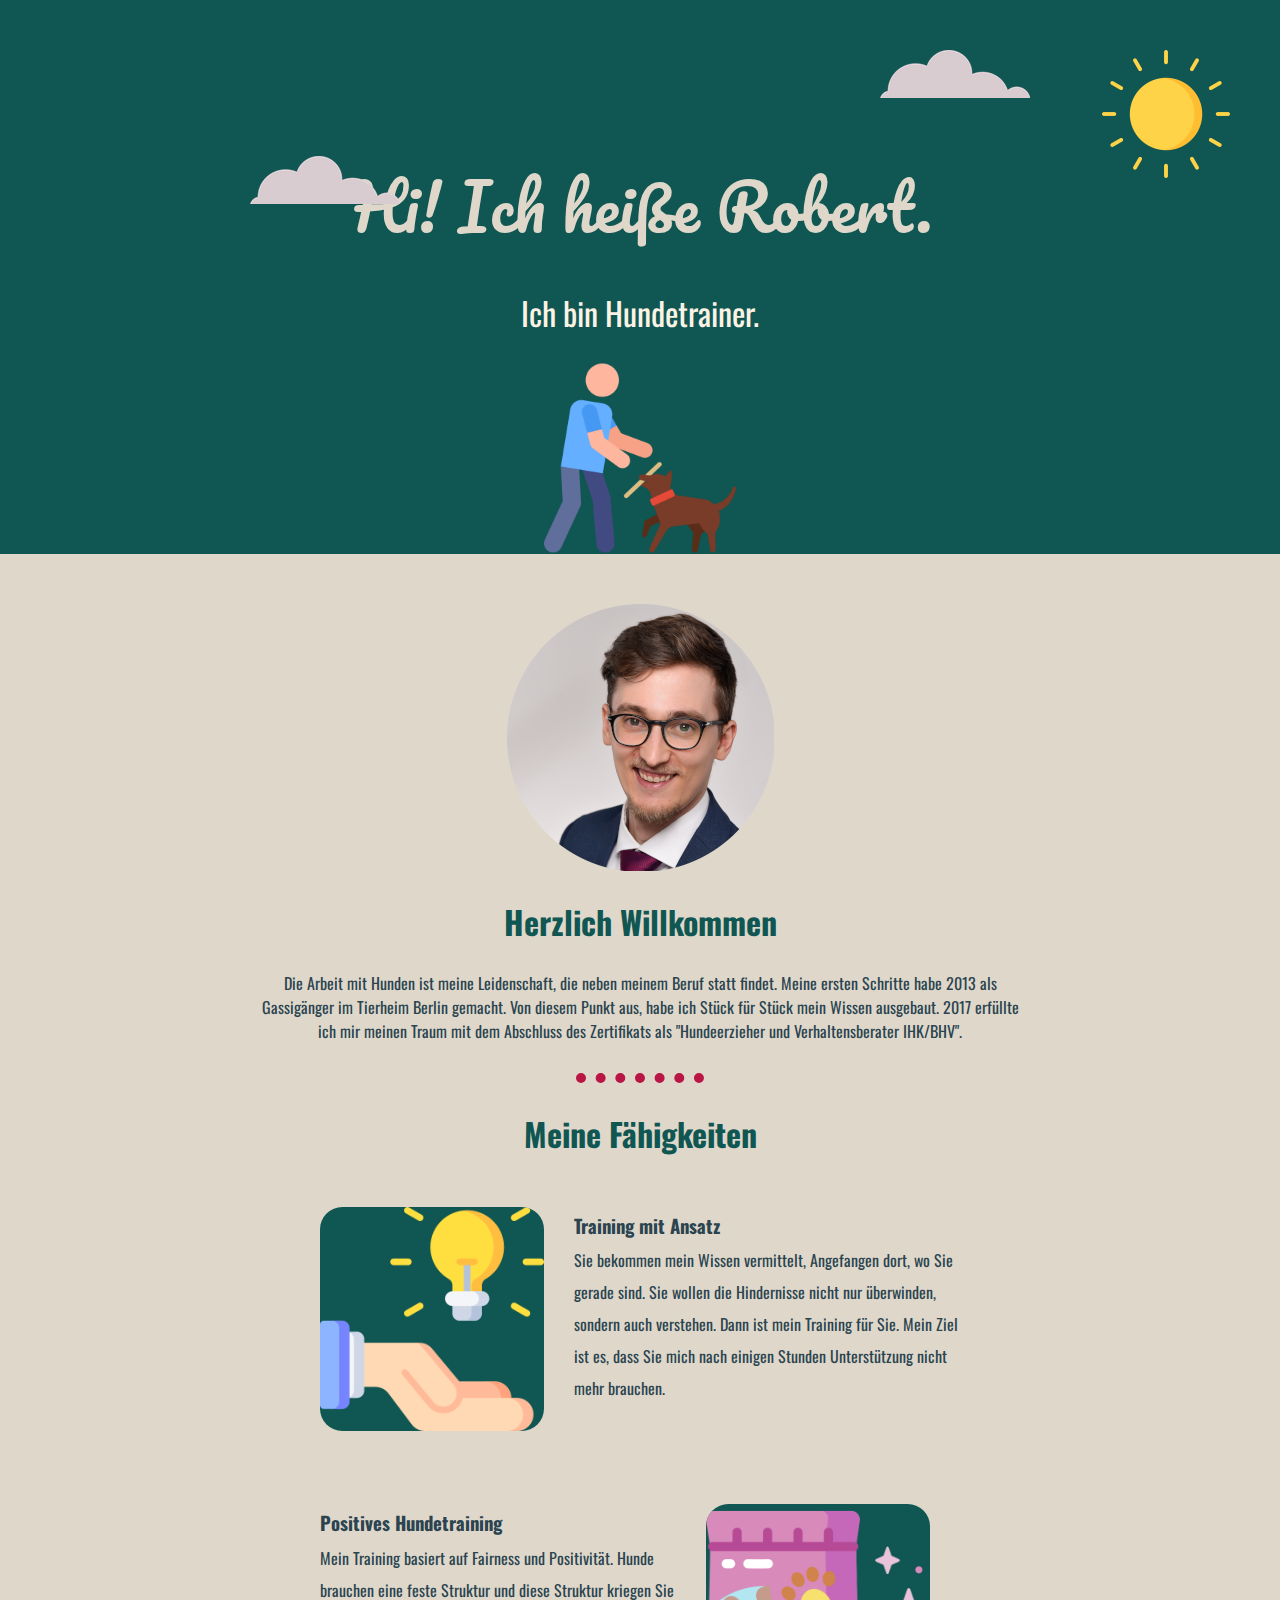
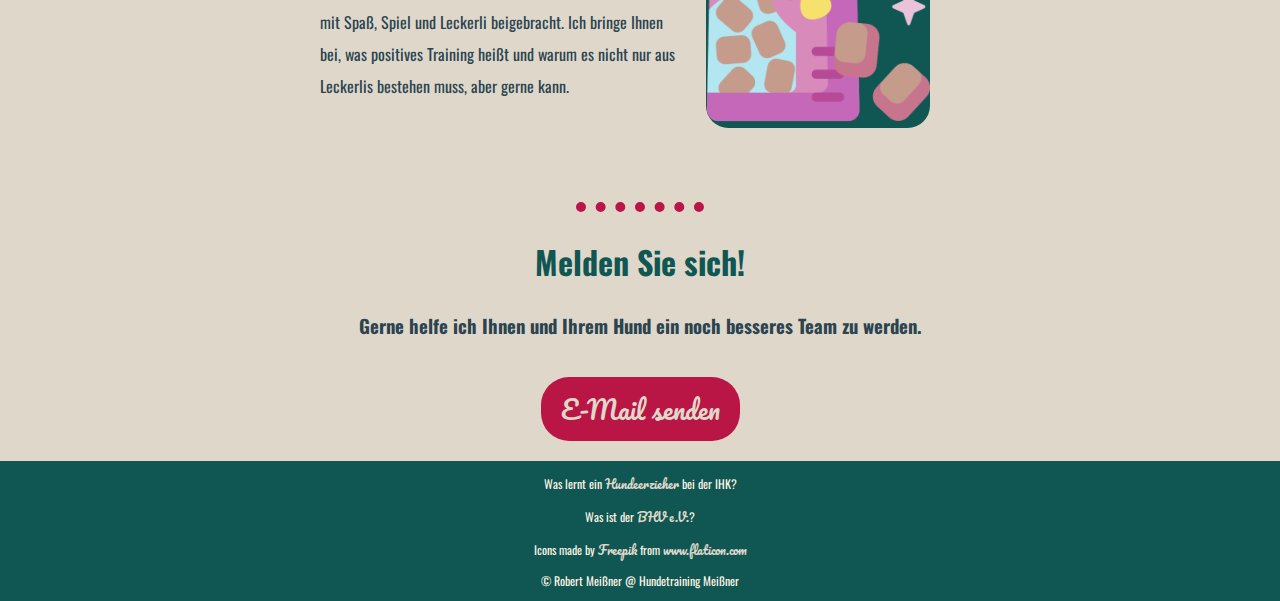
<file: index.html>
<html lang="en" dir="ltr">

<head>
  <meta charset="utf-8">
  <title>Meißner Hundetraining</title>
  <link rel="stylesheet" href="CSS/styles.css">
  <link rel="icon" href="images/favicon.ico">
  <link rel="preconnect" href="https://fonts.googleapis.com">
  <link rel="preconnect" href="https://fonts.gstatic.com" crossorigin>
  <link href="https://fonts.googleapis.com/css2?family=Oswald:wght@400&family=Pacifico&display=swap" rel="stylesheet">

</head>

<body>
  <div class="top-container">
    <img class="top-cloud" src="images/cloud.png" alt="top-cloud">

    <h1>Hi! Ich heiße Robert.</h1>
    <h2 class="">Ich bin Hundetrainer.</h2>
    <img class="bottom-cloud" src="images/cloud.png" alt="bottom-cloud">
    <img class="sun" src="images/sun.png" alt="sun">
    <img class="pet_play" src="images/play-with-pet.png" alt="dog-walking">


  </div>
  <div class="middle-container">
    <div class="profile">
      <img class="profile_pic" src="images\M_Robert_Bewerbungsfoto-modified.png" alt="pic_of_dogtrainer">
      <h2 class="h2_div">Herzlich Willkommen</h2>
      <p class="introduction">Die Arbeit mit Hunden ist meine Leidenschaft, die neben meinem Beruf statt findet. Meine ersten Schritte habe 2013 als Gassigänger im Tierheim Berlin gemacht.
        Von diesem Punkt aus, habe ich Stück für Stück mein Wissen ausgebaut. 2017 erfüllte ich mir meinen Traum mit dem Abschluss des Zertifikats als
        "Hundeerzieher und Verhaltensberater IHK/BHV".</p>
    </div>
    <hr>
    <div class="skills">
      <h2 class="h2_div">Meine Fähigkeiten</h2>
      <div class="skill-row">
        <img class="skill_imgs" src="images\knowledge.png" alt="knowledge_pic">
        <h3 class="h3_skill_description">Training mit Ansatz</h3>
        <p class="p_skill_description">Sie bekommen mein Wissen vermittelt, Angefangen dort, wo Sie gerade sind. Sie wollen die Hindernisse nicht nur überwinden, sondern auch verstehen.
          Dann ist mein Training für Sie. Mein Ziel ist es, dass Sie mich nach einigen Stunden Unterstützung nicht mehr brauchen.
        </p>
      </div>
      <div class="skill-row">
        <img class="skill_imgs right_image" src="images\dog-treat.png" alt="dog_treat">
        <h3 class="h3_skill_description">Positives Hundetraining</h3>
        <p class="p_skill_description">Mein Training basiert auf Fairness und Positivität. Hunde brauchen eine feste Struktur und diese Struktur kriegen Sie mit
          Spaß, Spiel und Leckerli beigebracht. Ich bringe Ihnen bei, was positives Training heißt und warum es nicht nur aus Leckerlis bestehen muss, aber gerne kann.
        </p>
      </div>
    </div>

    <hr>

    <div class="contact-me">
      <h2 class="h2_div">Melden Sie sich!</h2>
      <h3 class="h3_contact">Gerne helfe ich Ihnen und Ihrem Hund ein noch besseres Team zu werden.</h3>
      <a class="btn" href="mailto:name@email.com">E-Mail senden</a>
    </div>
  </div>

  <div class="bottom-container">
    <p>
      Was lernt ein <a class="footer-link" href="https://www.ihk-potsdam.de/ihk-bildungszentrum/lehrgaenge/hundererzbhv-2333054">Hundeerzieher</a> bei der IHK?
    </p>

    <p>
    Was ist der  <a class="footer-link" href="https://www.hundeschulen.de/">BHV e.V.</a>?
    </p>

    <div>
      Icons made by <a class="footer-link" href="https://www.freepik.com" title="Freepik">Freepik</a>
      from <a class="footer-link" href="https://www.flaticon.com/" title="Flaticon">www.flaticon.com</a></p>
    </div>
    <p>© Robert Meißner @ Hundetraining Meißner</p>
  </div>

</body>

</html>
</file>
<file: CSS/styles.css>
/*********************************** TAG SELECTOR ***********************************/
body {
  color: #2B4450;
  background-color: #105652;
  margin: 0;
  text-align: center;
  font-family: 'Oswald', sans-serif;
}

h1 {
  color: #DFD8CA;
  font-family: 'Pacifico', cursive;
  font-size: 4rem;
  margin: 50px auto 0 auto;
  font-weight: normal;
}

h2 {
  color: #FBF3E4;
  font-size: 2rem;
  font-weight: normal;
  line-height: normal;
}

hr {
  color: #B91646;
  border: none;
  border-top: dotted;
  border-width: 10px;
  width: 10%;
  margin-top: 30px;
}

span {
  text-decoration: underline;
}

a:link {
  color: #DFD8CA;
}

a:visited {
  color: #FBF3E4;
}

a:hover {
  color: #B91646;
}

/*********************************** CLASS SELECTOR ***********************************/
.top-container {
  background-color: #105652;
  position: relative;
  padding-top: 100px;
}

.top-cloud {
  position: absolute;
  right: 250px;
  top: 50px;
}

.bottom-cloud {
  position: absolute;
  left: 250px;
  bottom: 350px;
}

.middle-container {
  background-color: #DFD8CA;
}

.introduction {
  margin: auto;
  width: 60%;
}

.h2_div {
  color: #105652;
  font-weight: bold;
}

.pet_play {
  max-width: 15%;
  height: auto;
}

.profile_pic {
  margin-top: 50px;
}

.h3_skill_description {
  margin-bottom: 0;
}

.p_skill_description {
  margin-top: 0;
}

.skill-row {
  margin: 50px auto 100px auto;
  width: 50%;
  text-align: left;
  line-height: 2;
}

.skill_imgs {
  background-color: #105652;
  max-width: 35%;
  margin-right: 30px;
  height: auto;
  border-radius: 10%;
  float: left;
}

.right_image {
  float: right;
  margin-left: 30px;
}

.sun {
  max-width: 10%;
  height: auto;
  position: absolute;
  right: 50px;
  top: 50px;
}

.contact-me {
  padding-bottom: 30px;
}

.h3_contact {
  padding-bottom: 30px;
}

.btn {
  -webkit-border-radius: 28;
  -moz-border-radius: 28;
  border-radius: 28px;
  font-family: 'Pacifico', cursive;
  color: #FBF3E4;
  font-size: 25px;
  background: #B91646;
  padding: 10px 20px 10px 20px;
  text-decoration: none;
}

.btn:hover {
  background: #105652;
  text-decoration: none;
}

.bottom-container {
  color: #FBF3E4;
  font-size: 0.75rem;
}

.footer-link {
  text-decoration: none;
  font-family: 'Pacifico', cursive;
}
</file>
